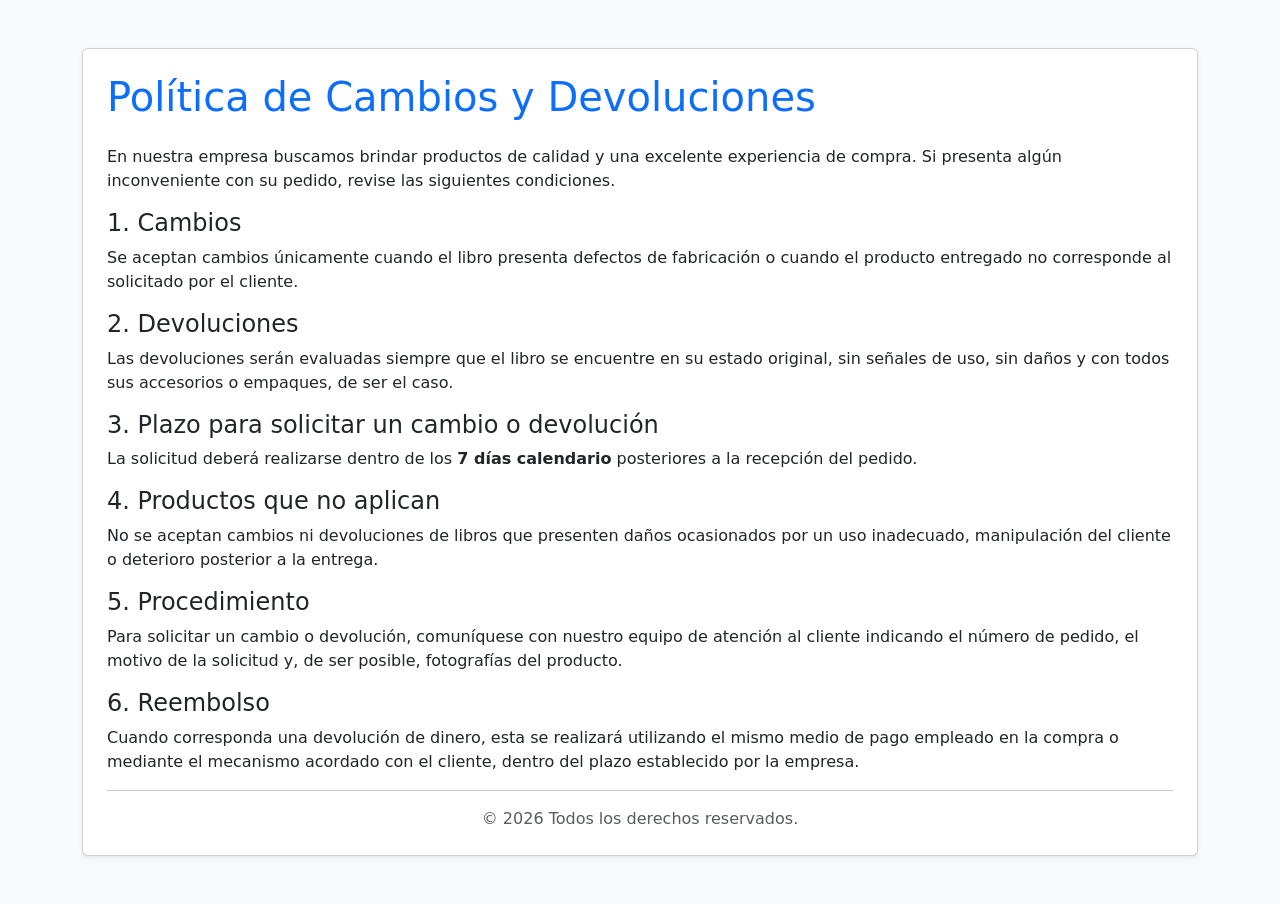
<file: cambio_devoluciones.html>
<!DOCTYPE html>
<html lang="es">
<head>
    <meta charset="UTF-8">
    <meta name="viewport" content="width=device-width, initial-scale=1.0">
    <title>Cambios y Devoluciones</title>

    <!-- Bootstrap 5 -->
    <link href="https://cdn.jsdelivr.net/npm/bootstrap@5.3.7/dist/css/bootstrap.min.css" rel="stylesheet">
</head>
<body class="bg-light">
    <div class="container py-5">
        <div class="card shadow-sm">
            <div class="card-body p-4">
                <h1 class="text-primary mb-4">Política de Cambios y Devoluciones</h1>
                <p>En nuestra empresa buscamos brindar productos de calidad y una excelente experiencia de compra. Si presenta algún inconveniente con su pedido, revise las siguientes condiciones.</p>
                <h4>1. Cambios</h4>
                <p>Se aceptan cambios únicamente cuando el libro presenta defectos de fabricación o cuando el producto entregado no corresponde al solicitado por el cliente.</p>
                <h4>2. Devoluciones</h4>
                <p>Las devoluciones serán evaluadas siempre que el libro se encuentre en su estado original, sin señales de uso, sin daños y con todos sus accesorios o empaques, de ser el caso.</p>
                <h4>3. Plazo para solicitar un cambio o devolución</h4>
                <p>La solicitud deberá realizarse dentro de los <strong>7 días calendario</strong> posteriores a la recepción del pedido.</p>
                <h4>4. Productos que no aplican</h4>
                <p>No se aceptan cambios ni devoluciones de libros que presenten daños ocasionados por un uso inadecuado, manipulación del cliente o deterioro posterior a la entrega.</p>
                <h4>5. Procedimiento</h4>
                <p>Para solicitar un cambio o devolución, comuníquese con nuestro equipo de atención al cliente indicando el número de pedido, el motivo de la solicitud y, de ser posible, fotografías del producto.</p>
                <h4>6. Reembolso</h4>
                <p>Cuando corresponda una devolución de dinero, esta se realizará utilizando el mismo medio de pago empleado en la compra o mediante el mecanismo acordado con el cliente, dentro del plazo establecido por la empresa.</p>
                <hr>
                <p class="text-center text-muted mb-0">© 2026 Todos los derechos reservados.</p>
            </div>
        </div>
    </div>
    <script src="https://cdn.jsdelivr.net/npm/bootstrap@5.3.7/dist/js/bootstrap.bundle.min.js"></script>
</body>
</html>
</file>
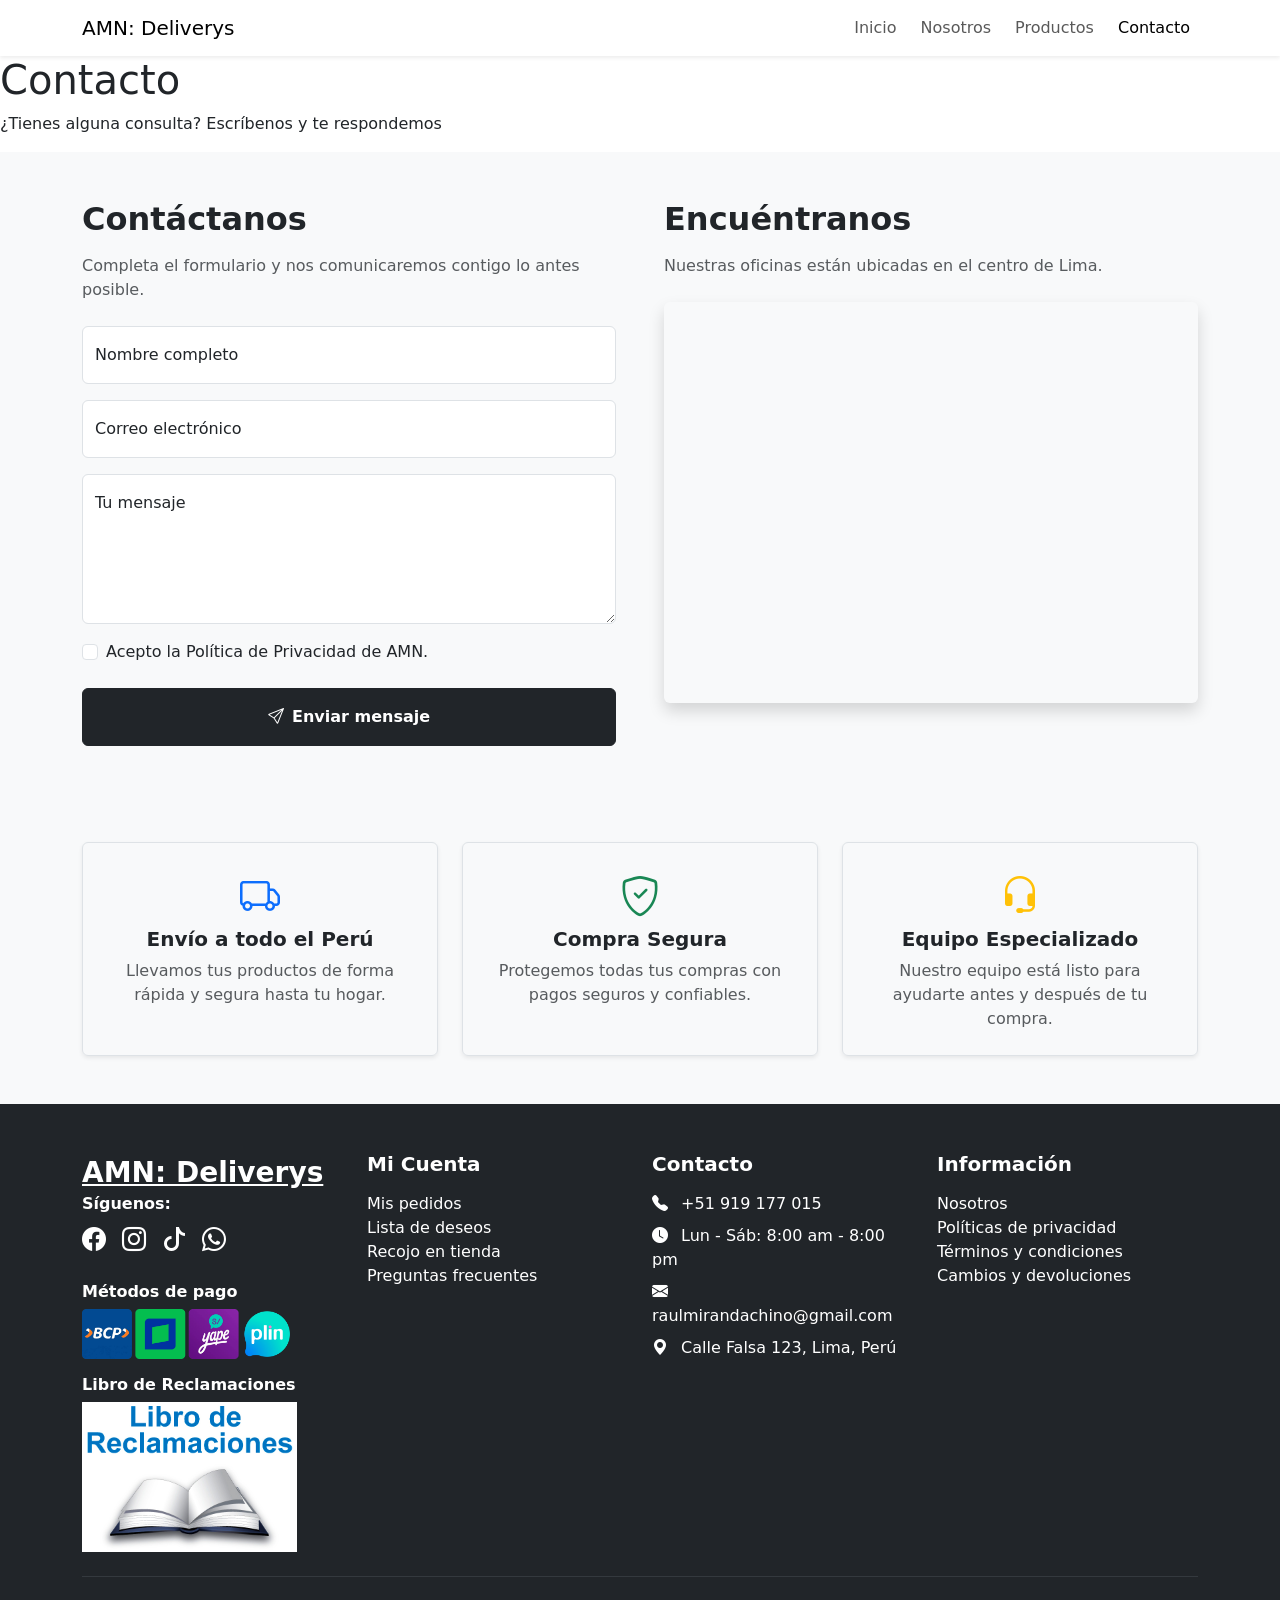
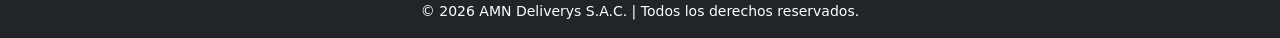
<file: contacto.html>
<!DOCTYPE html>
<html lang="es">
<head>
  <meta charset="UTF-8">
  <meta name="viewport" content="width=device-width, initial-scale=1.0">
  <title>AMN: Deliverys – Novelas, Mangas y Música</title>
  <link rel="icon" type="image/png" href="images/mn.jpg">
  <link href="https://cdn.jsdelivr.net/npm/bootstrap@5.3.3/dist/css/bootstrap.min.css" rel="stylesheet">
  <link href="https://cdn.jsdelivr.net/npm/bootstrap-icons@1.11.3/font/bootstrap-icons.min.css" rel="stylesheet">
  <link rel="stylesheet" href="css/style.css">
</head>
<body>

  <!-- NAVBAR -->
  <nav class="navbar navbar-expand-lg bg-white shadow-sm sticky-top">
    <div class="container">
      <a class="navbar-brand" href="index.html">AMN: Deliverys</a>
      <button class="navbar-toggler" type="button" data-bs-toggle="collapse" data-bs-target="#navMenu">
        <span class="navbar-toggler-icon"></span>
      </button>
      <div class="collapse navbar-collapse" id="navMenu">
        <ul class="navbar-nav ms-auto gap-lg-2">
          <li class="nav-item"><a class="nav-link" href="index.html">Inicio</a></li>
          <li class="nav-item"><a class="nav-link" href="nosotros.html">Nosotros</a></li>
          <li class="nav-item"><a class="nav-link" href="productos.html">Productos</a></li>
          <li class="nav-item"><a class="nav-link active" href="contacto.html">Contacto</a></li>
        </ul>
      </div>
    </div>
  </nav>

  <div class="page-hero">
    <h1>Contacto</h1>
    <p>¿Tienes alguna consulta? Escríbenos y te respondemos</p>
  </div>

  <section class="py-5 bg-light">
    <div class="container">
      <div class="row g-5 align-items-start">
        <div class="col-lg-6">
          <h2 class="fw-bold mb-3">
            Contáctanos
          </h2>
          <p class="text-muted mb-4">
            Completa el formulario y nos comunicaremos contigo lo antes posible.
          </p>
          <form class="needs-validation" novalidate>
            <div class="form-floating mb-3">
              <input type="text" class="form-control" id="nombre" placeholder="Nombre" required>
              <label for="nombre">Nombre completo</label>
              <div class="invalid-feedback">
                Ingresa tu nombre.
              </div>
            </div>
            <div class="form-floating mb-3">
              <input type="email" class="form-control" id="correo" placeholder="Correo" required>
              <label for="correo">Correo electrónico</label>
              <div class="invalid-feedback">
                Ingresa un correo válido.
              </div>
            </div>
            <div class="form-floating mb-3">
              <textarea class="form-control"
                        id="mensaje"
                        placeholder="Mensaje"
                        style="height: 150px"
                        required></textarea>
              <label for="mensaje">Tu mensaje</label>
              <div class="invalid-feedback">
                Escribe tu mensaje.
              </div>
            </div>
            <div class="form-check mb-4">
              <input class="form-check-input"
                    type="checkbox"
                    id="privacidad"
                    required>
              <label class="form-check-label" for="privacidad">
                Acepto la Política de Privacidad de AMN.
              </label>
              <div class="invalid-feedback">
                Debes aceptar la política de privacidad.
              </div>
            </div>
            <button class="btn btn-dark w-100 py-3 fw-bold" type="submit">
              <i class="bi bi-send me-2"></i>Enviar mensaje
            </button>
          </form>
        </div>
          <div class="col-lg-6">
              <h2 class="fw-bold mb-3">
                  Encuéntranos
              </h2>
              <p class="text-muted mb-4">
                  Nuestras oficinas están ubicadas en el centro de Lima.
              </p>
              <div class="ratio ratio-4x3 shadow rounded overflow-hidden">
                  <iframe src="https://www.google.com/maps/embed?pb=!1m18!1m12!1m3!1d3901.4493955619423!2d-77.0228!3d-12.0508!2m3!1f0!2f0!3f0!3m2!1i1024!2i768!4f13.1!3m3!1m2!1s0x9105c8f0b6f9b9f7%3A0x123456789abcdef!2sPlaza%20Italia%2C%20Centro%20de%20Lima!5e0!3m2!1ses!2spe!4v1778813908769!5m2!1ses!2spe" class="map-iframe" allowfullscreen loading="lazy"> </iframe>
              </div>

          </div>

      </div>
    </div>
  </section>
  

  <section class="py-5 bg-light">
    <div class="container">
      <div class="row text-center g-4">
        <div class="col-md-4">
          <div class="p-4 border rounded h-100 shadow-sm">
            <i class="bi bi-truck fs-1 text-primary mb-3"></i>
            <h5 class="fw-bold">Envío a todo el Perú</h5>
            <p class="text-muted mb-0">
              Llevamos tus productos de forma rápida y segura hasta tu hogar.
            </p>
          </div>
        </div>
        <div class="col-md-4">
          <div class="p-4 border rounded h-100 shadow-sm">
            <i class="bi bi-shield-check fs-1 text-success mb-3"></i>
            <h5 class="fw-bold">Compra Segura</h5>
            <p class="text-muted mb-0">
              Protegemos todas tus compras con pagos seguros y confiables.
            </p>
          </div>
        </div>
        <div class="col-md-4">
          <div class="p-4 border rounded h-100 shadow-sm">
            <i class="bi bi-headset fs-1 text-warning mb-3"></i>
            <h5 class="fw-bold">Equipo Especializado</h5>
            <p class="text-muted mb-0">
              Nuestro equipo está listo para ayudarte antes y después de tu compra.
            </p>
          </div>
        </div>
      </div>
    </div>
  </section>

  <!-- MAPA -->


  <footer class="bg-dark text-white pt-5 pb-3">
    <div class="container">
      <div class="row gy-4">
        <div class="col-lg-3 col-md-6">
          <a class="text-white fs-3 fw-bold" href="index.html">AMN: Deliverys</a>
          <h6 class="fw-bold">Síguenos:</h6>
          <div class="d-flex gap-3 mb-4">
            <a href="#" class="text-white fs-4">
              <i class="bi bi-facebook"></i>
            </a>
            <a href="#" class="text-white fs-4">
              <i class="bi bi-instagram"></i>
            </a>
            <a href="#" class="text-white fs-4">
              <i class="bi bi-tiktok"></i>
            </a>
            <a href="#" class="text-white fs-4">
              <i class="bi bi-whatsapp"></i>
            </a>
          </div>
          <h6 class="fw-bold">Métodos de pago</h6>
          <img src="images/metodo_pago.png" class="img-fluid mb-3 bta-pago" alt="Métodos de pago">
          <h6 class="fw-bold">Libro de Reclamaciones</h6>
          <img src="images/libro_reclamacion.jpg" class="bta-libro" alt="Libro de reclamaciones">
        </div>
        <div class="col-lg-3 col-md-6">
          <h5 class="fw-bold mb-3">Mi Cuenta</h5>
          <ul class="list-unstyled">
            <li><a href="#" class="text-white text-decoration-none">Mis pedidos</a></li>
            <li><a href="#" class="text-white text-decoration-none">Lista de deseos</a></li>
            <li><a href="#" class="text-white text-decoration-none">Recojo en tienda</a></li>
            <li><a href="#" class="text-white text-decoration-none">Preguntas frecuentes</a></li>
          </ul>
        </div>
        <div class="col-lg-3 col-md-6">
          <h5 class="fw-bold mb-3">Contacto</h5>
          <ul class="list-unstyled">
            <li class="mb-2">
              <a href="" class="text-decoration-none bta-textb">
                <i class="bi bi-telephone-fill me-2"></i>
                +51 919 177 015
              </a>
            </li>
            <li class="mb-2">
              <a href="" class="text-decoration-none bta-textb">
                <i class="bi bi-clock-fill me-2"></i>
                Lun - Sáb: 8:00 am - 8:00 pm
              </a>
            </li>
            <li class="mb-2">
              <a href="" class="text-decoration-none bta-textb">
                <i class="bi bi-envelope-fill me-2"></i>
                raulmirandachino@gmail.com
              </a>
            </li>
            <li class="mb-2">
              <a href="" class="text-decoration-none bta-textb">
                <i class="bi bi-geo-alt-fill me-2"></i>
                Calle Falsa 123, Lima, Perú
              </a>
            </li>
          </ul>
        </div>
        <div class="col-lg-3 col-md-6">
          <h5 class="fw-bold mb-3">Información</h5>
          <ul class="list-unstyled">
            <li><a href="nosotros.html" class="text-white text-decoration-none">Nosotros</a></li>
            <li><a href="#" class="text-white text-decoration-none">Políticas de privacidad</a></li>
            <li><a href="#" class="text-white text-decoration-none">Términos y condiciones</a></li>
            <li><a href="#" class="text-white text-decoration-none">Cambios y devoluciones</a></li>
          </ul>
        </div>
      </div>
      <hr class="border-secondary my-4">
      <div class="text-center small">
        © 2026 AMN Deliverys S.A.C. | Todos los derechos reservados.
      </div>
    </div>
  </footer>


  <script>
  document.addEventListener("DOMContentLoaded", function () {
    const form = document.querySelector(".needs-validation");
    form.addEventListener("submit", function (event) {
      event.preventDefault();
      if (!form.checkValidity()) {
          event.stopPropagation();
          form.classList.add("was-validated");
          return;
      }
      form.classList.add("was-validated");
      // Aquí haces el envío (AJAX o form.submit())
      alert("Formulario válido.");
      // Si deseas enviarlo normalmente:
      // form.submit();
    });
  });
  </script>



  <script src="https://cdn.jsdelivr.net/npm/bootstrap@5.3.3/dist/js/bootstrap.bundle.min.js"></script>
</body>
</html>
</file>
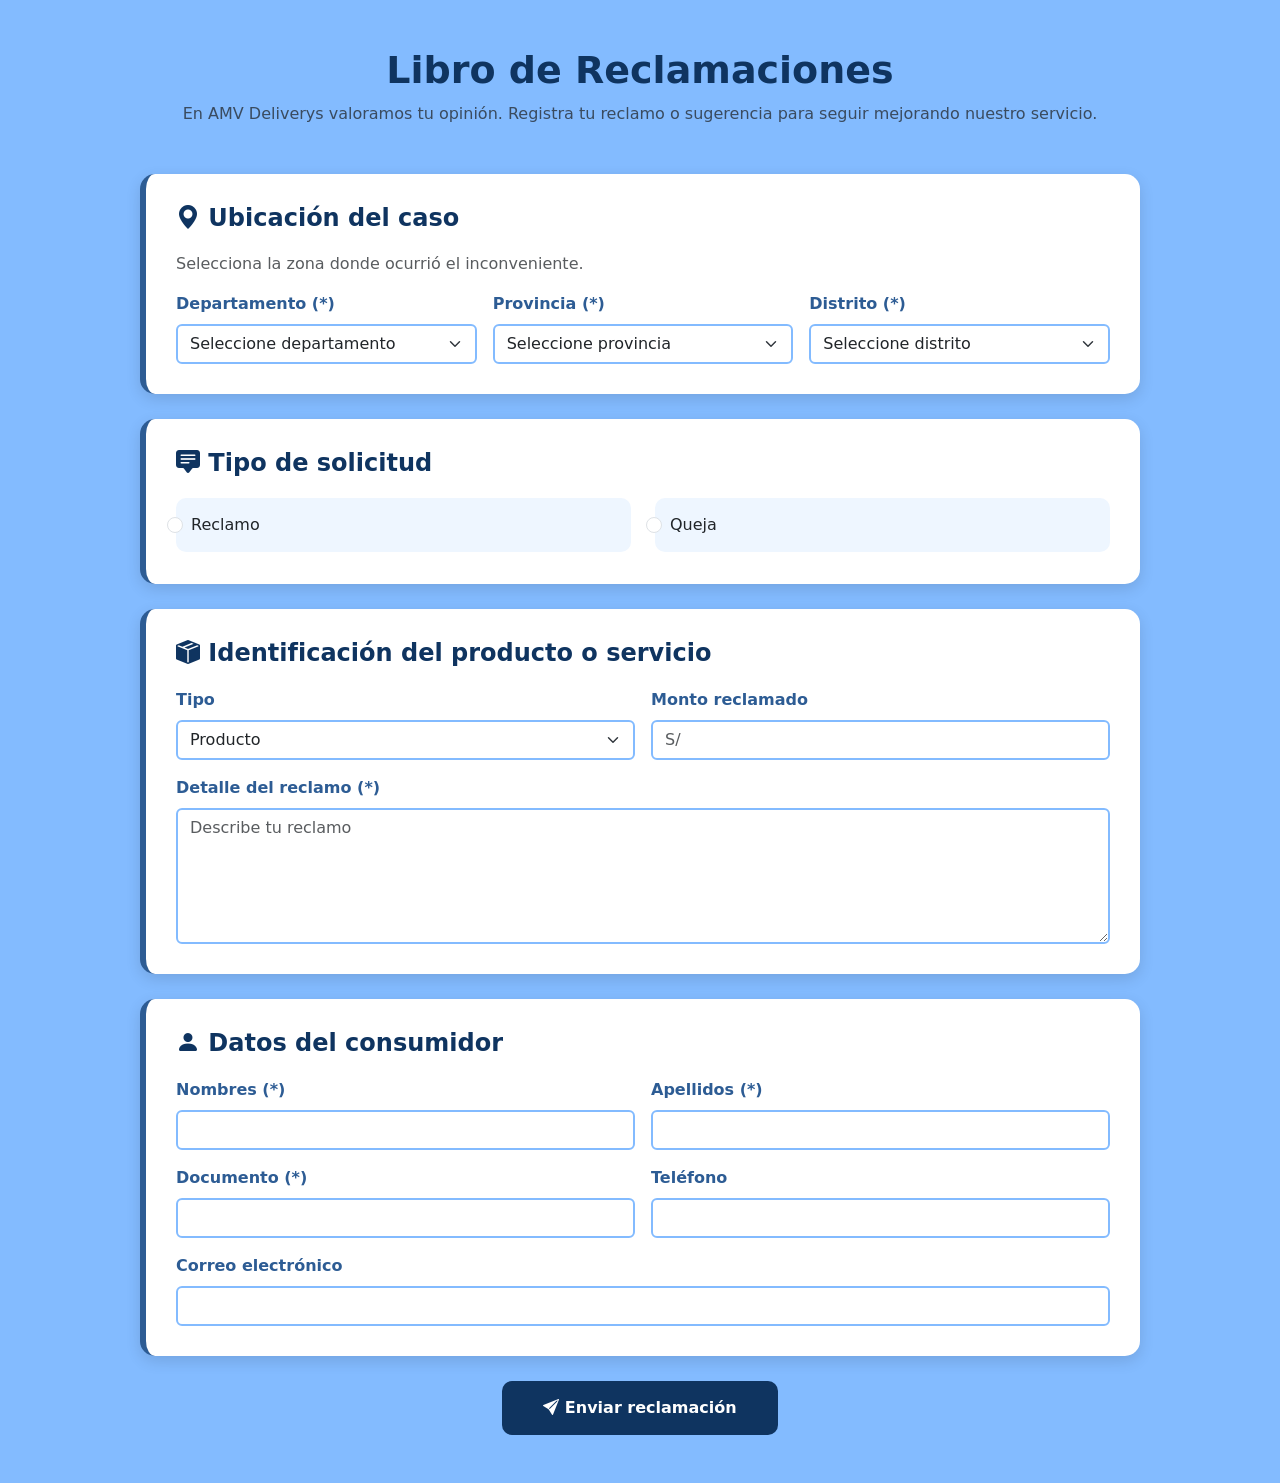
<file: libro-reclamaciones-fija.html>
<!DOCTYPE html>
<html lang="es-PE">
<head>
  <meta charset="UTF-8">
  <meta name="viewport" content="width=device-width, initial-scale=1.0">
  <title>AMN: Deliverys – Novelas, Mangas y Música</title>
  <link rel="icon" type="image/png" href="images/mn.jpg">
  <link href="https://cdn.jsdelivr.net/npm/bootstrap@5.3.3/dist/css/bootstrap.min.css" rel="stylesheet">
  <link href="https://cdn.jsdelivr.net/npm/bootstrap-icons@1.11.3/font/bootstrap-icons.min.css" rel="stylesheet">
  <link rel="stylesheet" href="css/style.css">
</head>

<section class="py-5 bta-reclamo-section">
  <div class="container">
    <div class="text-center mb-5">
      <h2 class="bta-reclamo-title">Libro de Reclamaciones</h2>
      <p class="text-muted">
        En AMV Deliverys valoramos tu opinión. Registra tu reclamo o sugerencia 
        para seguir mejorando nuestro servicio.
      </p>
    </div>
    <form class="bta-reclamo-form">
      <div class="bta-form-card">
        <h4 class="bta-form-title">
          <i class="bi bi-geo-alt-fill"></i>
          Ubicación del caso
        </h4>
        <p class="text-muted">Selecciona la zona donde ocurrió el inconveniente.</p>
        <div class="row g-3">
          <div class="col-md-4">
            <label class="bta-label">Departamento (*)</label>
            <select class="form-select bta-input">
              <option>Seleccione departamento</option>
            </select>
          </div>
          <div class="col-md-4">
            <label class="bta-label">
              Provincia (*)
            </label>
            <select class="form-select bta-input">
              <option>Seleccione provincia</option>
            </select>
          </div>
          <div class="col-md-4">
            <label class="bta-label">
              Distrito (*)
            </label>
            <select class="form-select bta-input">
              <option>Seleccione distrito</option>
            </select>
          </div>
        </div>
      </div>
      <div class="bta-form-card">
        <h4 class="bta-form-title">
          <i class="bi bi-chat-square-text-fill"></i>
          Tipo de solicitud
        </h4>
        <div class="row">
          <div class="col-md-6">
            <div class="form-check bta-radio-box">
              <input class="form-check-input" type="radio" name="tipo">
              <label class="form-check-label">Reclamo</label>
            </div>
          </div>
          <div class="col-md-6">
            <div class="form-check bta-radio-box">
              <input class="form-check-input" type="radio" name="tipo">
              <label class="form-check-label">Queja</label>
            </div>
          </div>
        </div>
      </div>
      <div class="bta-form-card">
        <h4 class="bta-form-title">
          <i class="bi bi-box-seam-fill"></i>
          Identificación del producto o servicio
        </h4>
        <div class="row g-3">
          <div class="col-md-6">
            <label class="bta-label">
              Tipo
            </label>
            <select class="form-select bta-input">
              <option>
                Producto
              </option>
              <option>
                Servicio
              </option>
            </select>
          </div>
          <div class="col-md-6">
            <label class="bta-label">Monto reclamado</label>
            <input type="text" class="form-control bta-input" placeholder="S/">
          </div>
          <div class="col-12">
            <label class="bta-label">Detalle del reclamo (*)</label>
            <textarea class="form-control bta-input" rows="5" placeholder="Describe tu reclamo"></textarea>
          </div>
        </div>
      </div>
      <div class="bta-form-card">
        <h4 class="bta-form-title">
          <i class="bi bi-person-fill"></i>
          Datos del consumidor
        </h4>
        <div class="row g-3">
          <div class="col-md-6">
            <label class="bta-label">Nombres (*)</label>
            <input type="text" class="form-control bta-input">
          </div>
          <div class="col-md-6">
            <label class="bta-label"> Apellidos (*)</label>
            <input type="text" class="form-control bta-input">
          </div>
          <div class="col-md-6">
            <label class="bta-label">Documento (*)</label>
            <input type="text"class="form-control bta-input">
          </div>
          <div class="col-md-6">
            <label class="bta-label">Teléfono</label>
            <input type="text"class="form-control bta-input">
          </div>
          <div class="col-12">
            <label class="bta-label">Correo electrónico</label>
            <input type="email" class="form-control bta-input">
          </div>
        </div>
      </div>
      <div class="text-center">
        <button class="btn bta-btn-send">
          <i class="bi bi-send-fill"></i>
          Enviar reclamación
        </button>
      </div>
    </form>
  </div>
</section>
</file>
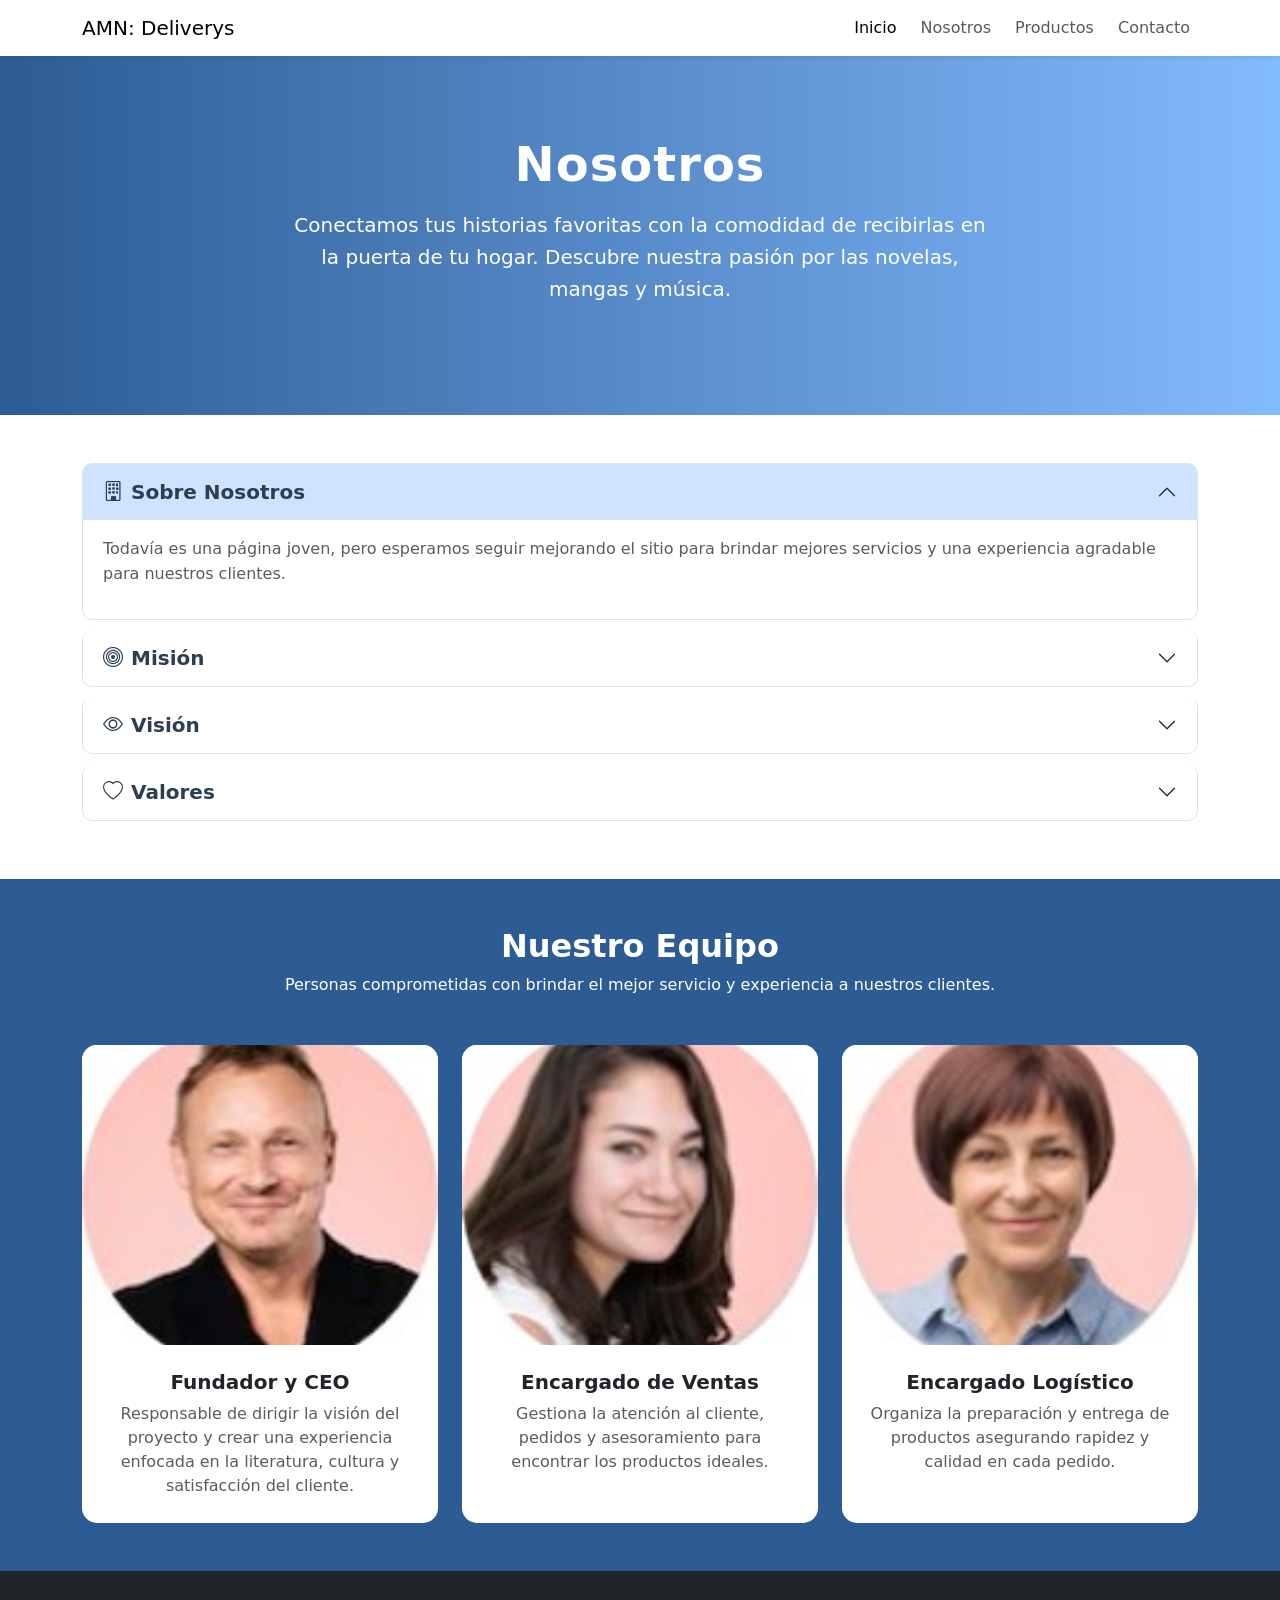
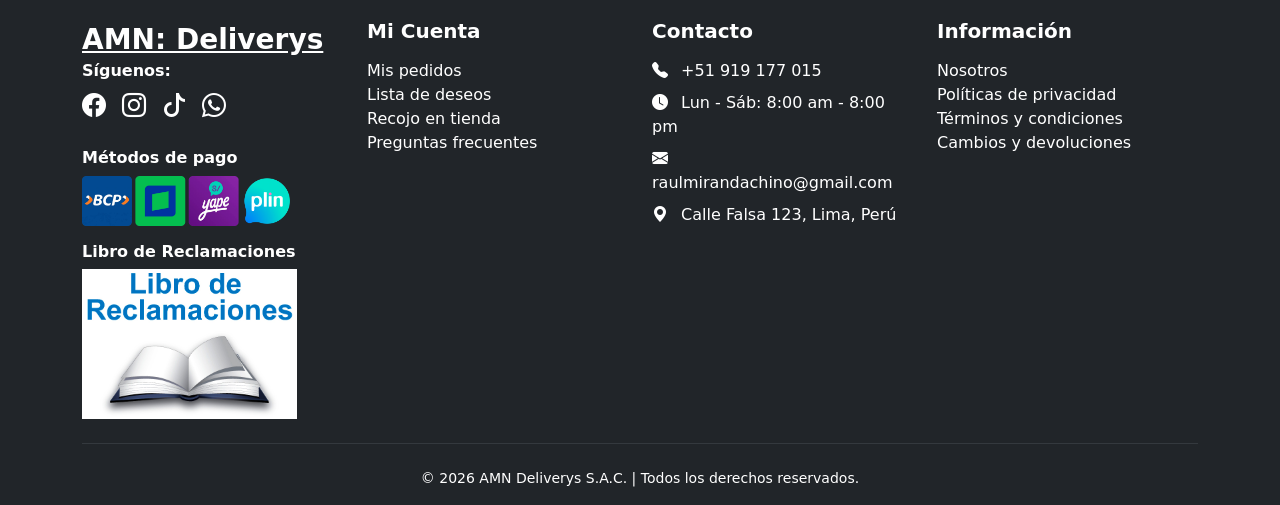
<file: nosotros.html>
<!DOCTYPE html>
<html lang="es-PE">
<head>
  <meta charset="UTF-8">
  <meta name="viewport" content="width=device-width, initial-scale=1.0">
  <title>AMN: Deliverys – Novelas, Mangas y Música</title>
  <link rel="icon" type="image/png" href="images/mn.jpg">
  <link href="https://cdn.jsdelivr.net/npm/bootstrap@5.3.3/dist/css/bootstrap.min.css" rel="stylesheet">
  <link href="https://cdn.jsdelivr.net/npm/bootstrap-icons@1.11.3/font/bootstrap-icons.min.css" rel="stylesheet">
  <link rel="stylesheet" href="css/style.css">
</head>
<body>
  <nav class="navbar navbar-expand-lg bg-white shadow-sm sticky-top">
    <div class="container">
      <a class="navbar-brand" href="index.html">AMN: Deliverys</a>
      <button class="navbar-toggler" type="button" data-bs-toggle="collapse" data-bs-target="#navMenu">
        <span class="navbar-toggler-icon"></span>
      </button>
      <div class="collapse navbar-collapse" id="navMenu">
        <ul class="navbar-nav ms-auto gap-lg-2">
          <li class="nav-item"><a class="nav-link active" href="index.html">Inicio</a></li>
          <li class="nav-item"><a class="nav-link" href="nosotros.html">Nosotros</a></li>
          <li class="nav-item"><a class="nav-link" href="productos.html">Productos</a></li>
          <li class="nav-item"><a class="nav-link" href="contacto.html">Contacto</a></li>
        </ul>
      </div>
    </div>
  </nav>

  <section class="bta-page-hero">
    <div class="bta-hero-content">
      <h1>Nosotros</h1>
      <p>
        Conectamos tus historias favoritas con la comodidad de recibirlas en la puerta de tu hogar.
        Descubre nuestra pasión por las novelas, mangas y música.
      </p>
    </div>
  </section>

  <section class="py-5 bg-white">
    <div class="container">
      <div class="accordion bta-accordion" id="btaAccordionNosotros">
        <div class="accordion-item">
          <h2 class="accordion-header">
            <button class="accordion-button" type="button" data-bs-toggle="collapse" 
              data-bs-target="#btaNosotros" aria-expanded="true" aria-controls="btaNosotros">
              <i class="bi bi-building me-2"></i> Sobre Nosotros
            </button>
          </h2>
          <div id="btaNosotros" class="accordion-collapse collapse show" 
            data-bs-parent="#btaAccordionNosotros">
            <div class="accordion-body">
              <p class="text-muted">
                Todavía es una página joven, pero esperamos seguir mejorando el sitio 
                para brindar mejores servicios y una experiencia agradable para nuestros clientes.
              </p>
            </div>
          </div>
        </div>
        <div class="accordion-item">
          <h2 class="accordion-header">
            <button class="accordion-button collapsed" type="button" data-bs-toggle="collapse" 
              data-bs-target="#btaMision" aria-expanded="false" aria-controls="btaMision">
              <i class="bi bi-bullseye me-2"></i> Misión
            </button>
          </h2>
          <div id="btaMision" class="accordion-collapse collapse" 
            data-bs-parent="#btaAccordionNosotros">
            <div class="accordion-body">
              <p class="text-muted">
                Un sitio web creado para entregar un espacio donde la literatura, 
                las historias y la cultura se encuentren.
              </p>
            </div>
          </div>
        </div>
        <div class="accordion-item">
          <h2 class="accordion-header">
            <button class="accordion-button collapsed" type="button" data-bs-toggle="collapse" 
              data-bs-target="#btaVision" aria-expanded="false" aria-controls="btaVision">
              <i class="bi bi-eye me-2"></i> Visión
            </button>
          </h2>
          <div id="btaVision" class="accordion-collapse collapse" 
            data-bs-parent="#btaAccordionNosotros">
            <div class="accordion-body">
              <p class="text-muted">
                Esperamos que esta página crezca y pueda ser de ayuda para nuestros usuarios 
                mientras continúa en constante desarrollo.
              </p>
            </div>
          </div>
        </div>
        <div class="accordion-item">
          <h2 class="accordion-header">
            <button class="accordion-button collapsed" type="button" data-bs-toggle="collapse" 
              data-bs-target="#btaValores" aria-expanded="false" aria-controls="btaValores">
              <i class="bi bi-heart me-2"></i> Valores
            </button>
          </h2>
          <div id="btaValores" class="accordion-collapse collapse" 
            data-bs-parent="#btaAccordionNosotros">
            <div class="accordion-body">
              <div class="mb-3">
                <h6 class="fw-bold">
                  <i class="bi bi-clock-history me-2"></i>
                  Respeto por la historia
                </h6>
                <p class="text-muted small">
                  Honramos el conocimiento y la cultura que nos precede.
                </p>
              </div>
              <div class="mb-3">
                <h6 class="fw-bold">
                  <i class="bi bi-book me-2"></i>
                  Compromiso con novelas y culturas
                </h6>
                <p class="text-muted small">
                  Fomentamos la lectura y la apreciación cultural.
                </p>
              </div>
              <div class="mb-3">
                <h6 class="fw-bold">
                  <i class="bi bi-stars me-2"></i>
                  Calidad
                </h6>
                <p class="text-muted small">
                  Nuestros productos tienen la mejor calidad.
                </p>
              </div>
              <div>
                <h6 class="fw-bold">
                  <i class="bi bi-unlock me-2"></i>
                  Acceso abierto al conocimiento
                </h6>
                <p class="text-muted small">
                  Creemos que la literatura debe ser accesible para todos.
                </p>
              </div>
            </div>
          </div>
        </div>
      </div>
    </div>
  </section>

  <section class="py-5 bta-team-section">
    <div class="container">

      <div class="text-center mb-5">
        <h2 class="fw-bold bta-team-title bta-textb">
          Nuestro Equipo
        </h2>
        <p class="bta-textb">
          Personas comprometidas con brindar el mejor servicio y experiencia a nuestros clientes.
        </p>
      </div>

      <div class="row row-cols-1 row-cols-md-3 g-4">

        <!-- Fundador -->
        <div class="col">
          <div class="card h-100 bta-team-card">

            <img src="images/rostro1.jpg" 
              class="card-img-top bta-photo-equipo" 
              alt="Imagen del fundador">

            <div class="card-body text-center">
              <h5 class="card-title fw-bold">
                Fundador y CEO
              </h5>

              <p class="card-text text-muted">
                Responsable de dirigir la visión del proyecto y crear una experiencia 
                enfocada en la literatura, cultura y satisfacción del cliente.
              </p>
            </div>

          </div>
        </div>


        <!-- Ventas -->
        <div class="col">
          <div class="card h-100 bta-team-card">

            <img src="images/rostro2.jpg" 
              class="card-img-top bta-photo-equipo" 
              alt="Imagen del encargado de ventas">

            <div class="card-body text-center">
              <h5 class="card-title fw-bold">
                Encargado de Ventas
              </h5>

              <p class="card-text text-muted">
                Gestiona la atención al cliente, pedidos y asesoramiento para 
                encontrar los productos ideales.
              </p>
            </div>

          </div>
        </div>


        <!-- Logística -->
        <div class="col">
          <div class="card h-100 bta-team-card">

            <img src="images/rostro3.jpg" 
              class="card-img-top bta-photo-equipo" 
              alt="Imagen del encargado logístico">

            <div class="card-body text-center">
              <h5 class="card-title fw-bold">
                Encargado Logístico
              </h5>

              <p class="card-text text-muted">
                Organiza la preparación y entrega de productos asegurando 
                rapidez y calidad en cada pedido.
              </p>
            </div>

          </div>
        </div>

      </div>

    </div>
  </section>

  <footer class="bg-dark text-white pt-5 pb-3">
    <div class="container">
      <div class="row gy-4">
        <div class="col-lg-3 col-md-6">
          <a class="text-white fs-3 fw-bold" href="index.html">AMN: Deliverys</a>
          <h6 class="fw-bold">Síguenos:</h6>
          <div class="d-flex gap-3 mb-4">
            <a href="#" class="text-white fs-4">
              <i class="bi bi-facebook"></i>
            </a>
            <a href="#" class="text-white fs-4">
              <i class="bi bi-instagram"></i>
            </a>
            <a href="#" class="text-white fs-4">
              <i class="bi bi-tiktok"></i>
            </a>
            <a href="#" class="text-white fs-4">
              <i class="bi bi-whatsapp"></i>
            </a>
          </div>
          <h6 class="fw-bold">Métodos de pago</h6>
          <img src="images/metodo_pago.png" class="img-fluid mb-3 bta-pago" alt="Métodos de pago">
          <h6 class="fw-bold">Libro de Reclamaciones</h6>
          <img src="images/libro_reclamacion.jpg" class="bta-libro" alt="Libro de reclamaciones">
        </div>
        <div class="col-lg-3 col-md-6">
          <h5 class="fw-bold mb-3">Mi Cuenta</h5>
          <ul class="list-unstyled">
            <li><a href="#" class="text-white text-decoration-none">Mis pedidos</a></li>
            <li><a href="#" class="text-white text-decoration-none">Lista de deseos</a></li>
            <li><a href="#" class="text-white text-decoration-none">Recojo en tienda</a></li>
            <li><a href="#" class="text-white text-decoration-none">Preguntas frecuentes</a></li>
          </ul>
        </div>
        <div class="col-lg-3 col-md-6">
          <h5 class="fw-bold mb-3">Contacto</h5>
          <ul class="list-unstyled">
            <li class="mb-2">
              <a href="" class="text-decoration-none bta-textb">
                <i class="bi bi-telephone-fill me-2"></i>
                +51 919 177 015
              </a>
            </li>
            <li class="mb-2">
              <a href="" class="text-decoration-none bta-textb">
                <i class="bi bi-clock-fill me-2"></i>
                Lun - Sáb: 8:00 am - 8:00 pm
              </a>
            </li>
            <li class="mb-2">
              <a href="" class="text-decoration-none bta-textb">
                <i class="bi bi-envelope-fill me-2"></i>
                raulmirandachino@gmail.com
              </a>
            </li>
            <li class="mb-2">
              <a href="" class="text-decoration-none bta-textb">
                <i class="bi bi-geo-alt-fill me-2"></i>
                Calle Falsa 123, Lima, Perú
              </a>
            </li>
          </ul>
        </div>
        <div class="col-lg-3 col-md-6">
          <h5 class="fw-bold mb-3">Información</h5>
          <ul class="list-unstyled">
            <li><a href="nosotros.html" class="text-white text-decoration-none">Nosotros</a></li>
            <li><a href="#" class="text-white text-decoration-none">Políticas de privacidad</a></li>
            <li><a href="#" class="text-white text-decoration-none">Términos y condiciones</a></li>
            <li><a href="#" class="text-white text-decoration-none">Cambios y devoluciones</a></li>
          </ul>
        </div>
      </div>
      <hr class="border-secondary my-4">
      <div class="text-center small">
        © 2026 AMN Deliverys S.A.C. | Todos los derechos reservados.
      </div>
    </div>
  </footer>
  <script src="https://cdn.jsdelivr.net/npm/bootstrap@5.3.3/dist/js/bootstrap.bundle.min.js"></script>

  
</body>
</html>
</file>
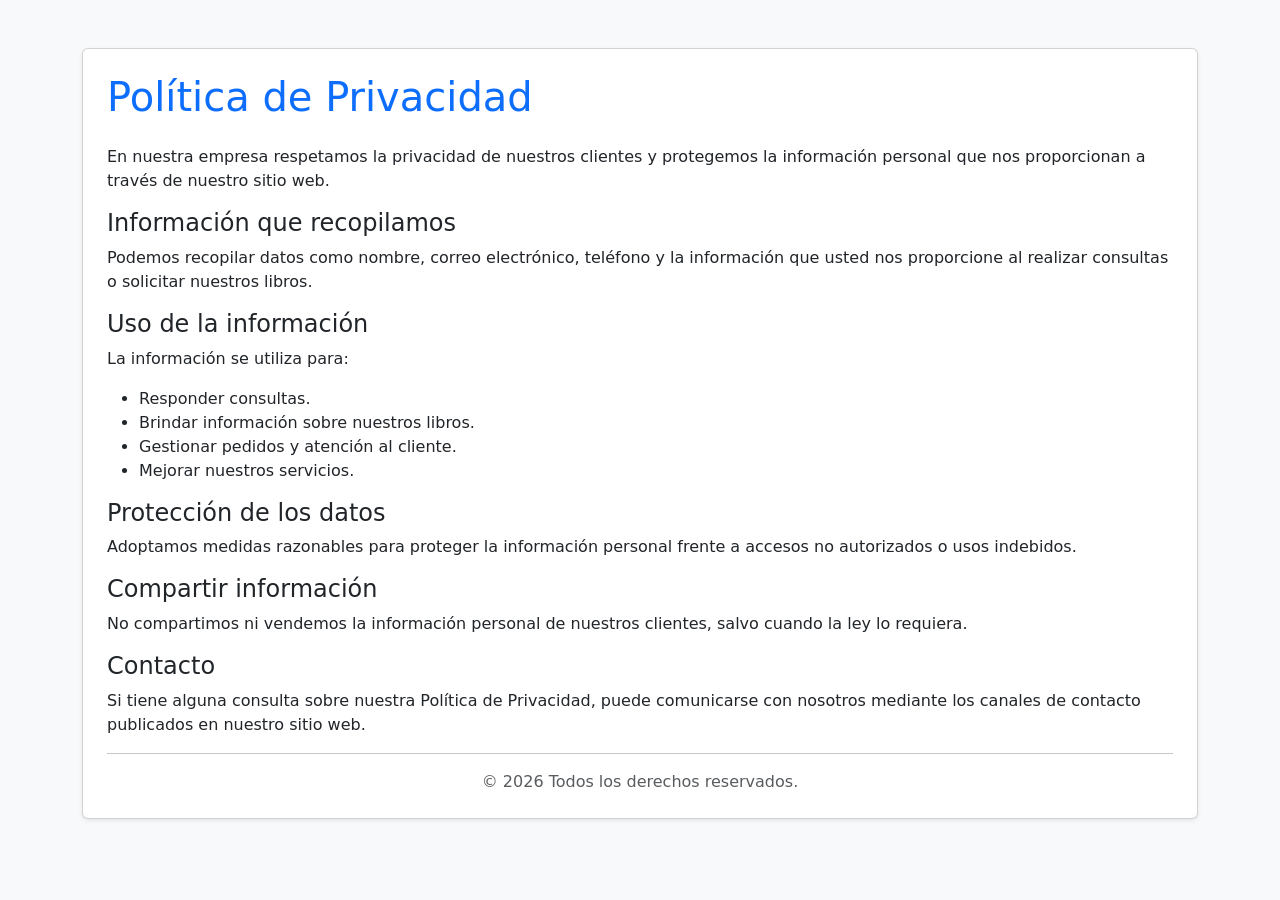
<file: politica.html>
<!DOCTYPE html>
<html lang="es">
<head>
    <meta charset="UTF-8">
    <meta name="viewport" content="width=device-width, initial-scale=1.0">
    <title>Política de Privacidad</title>

    <!-- Bootstrap 5 -->
    <link href="https://cdn.jsdelivr.net/npm/bootstrap@5.3.7/dist/css/bootstrap.min.css" rel="stylesheet">
</head>
<body class="bg-light">
    <div class="container py-5">
        <div class="card shadow-sm">
            <div class="card-body p-4">
                <h1 class="text-primary mb-4">Política de Privacidad</h1>
                <p>
                    En nuestra empresa respetamos la privacidad de nuestros clientes y protegemos
                    la información personal que nos proporcionan a través de nuestro sitio web.
                </p>
                <h4>Información que recopilamos</h4>
                <p>
                    Podemos recopilar datos como nombre, correo electrónico, teléfono y la información
                    que usted nos proporcione al realizar consultas o solicitar nuestros libros.
                </p>
                <h4>Uso de la información</h4>
                <p>La información se utiliza para:</p>
                <ul>
                    <li>Responder consultas.</li>
                    <li>Brindar información sobre nuestros libros.</li>
                    <li>Gestionar pedidos y atención al cliente.</li>
                    <li>Mejorar nuestros servicios.</li>
                </ul>
                <h4>Protección de los datos</h4>
                <p>
                    Adoptamos medidas razonables para proteger la información personal frente a accesos
                    no autorizados o usos indebidos.
                </p>
                <h4>Compartir información</h4>
                <p>
                    No compartimos ni vendemos la información personal de nuestros clientes, salvo cuando
                    la ley lo requiera.
                </p>
                <h4>Contacto</h4>
                <p>
                    Si tiene alguna consulta sobre nuestra Política de Privacidad, puede comunicarse con
                    nosotros mediante los canales de contacto publicados en nuestro sitio web.
                </p>
                <hr>
                <p class="text-center text-muted mb-0">
                    © 2026 Todos los derechos reservados.
                </p>
            </div>
        </div>
    </div>

    <script src="https://cdn.jsdelivr.net/npm/bootstrap@5.3.7/dist/js/bootstrap.bundle.min.js"></script>

</body>
</html>
</file>
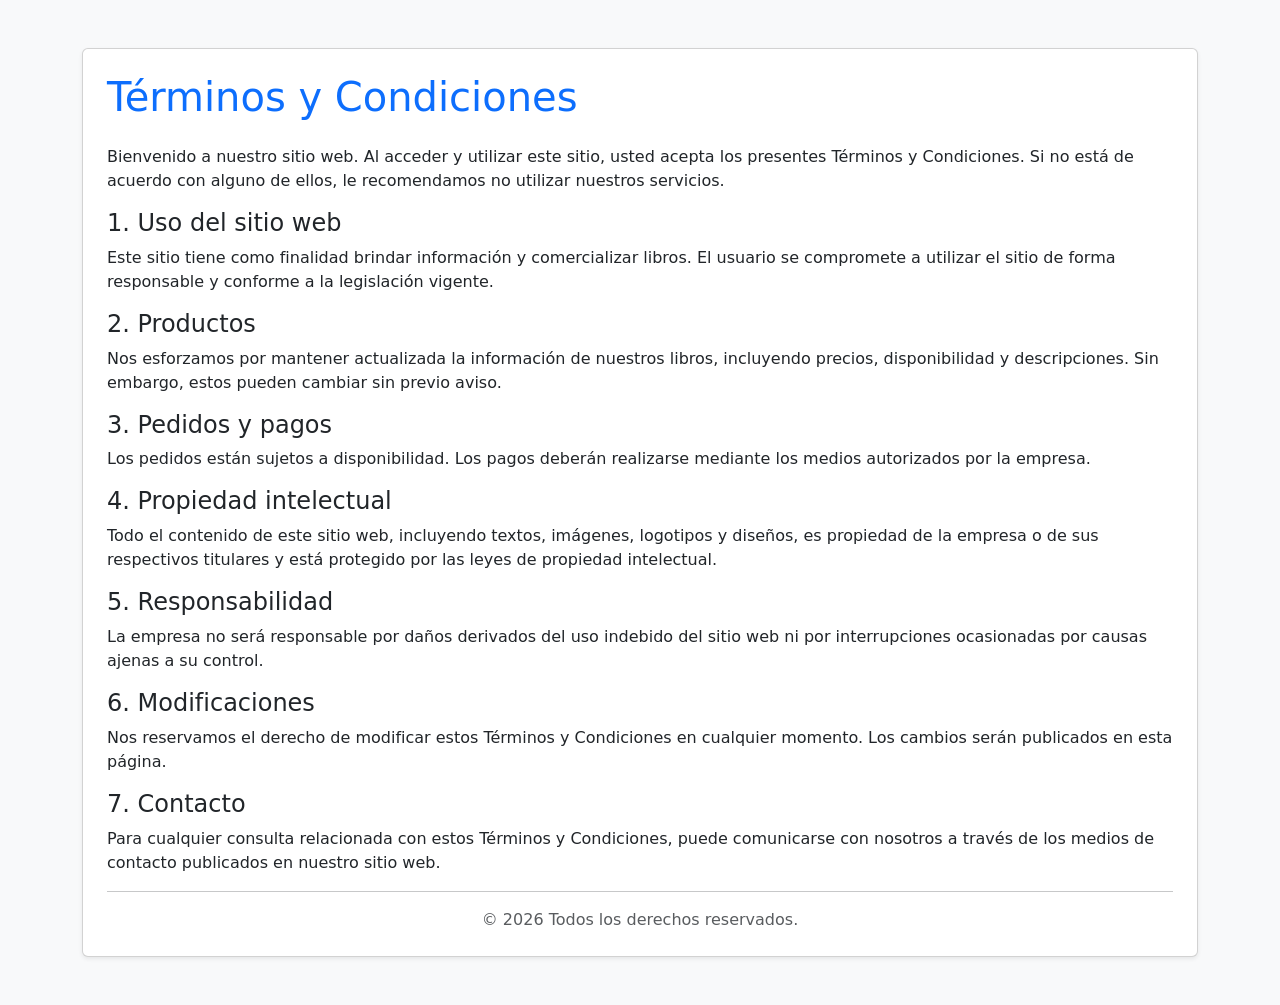
<file: terminos.html>
<!DOCTYPE html>
<html lang="es">
<head>
    <meta charset="UTF-8">
    <meta name="viewport" content="width=device-width, initial-scale=1.0">
    <title>Términos y Condiciones</title>

    <!-- Bootstrap 5 -->
    <link href="https://cdn.jsdelivr.net/npm/bootstrap@5.3.7/dist/css/bootstrap.min.css" rel="stylesheet">
</head>
<body class="bg-light">

    <div class="container py-5">
        <div class="card shadow-sm">
            <div class="card-body p-4">
                <h1 class="text-primary mb-4">Términos y Condiciones</h1>
                <p>
                    Bienvenido a nuestro sitio web. Al acceder y utilizar este sitio, usted acepta los presentes
                    Términos y Condiciones. Si no está de acuerdo con alguno de ellos, le recomendamos no utilizar
                    nuestros servicios.
                </p>
                <h4>1. Uso del sitio web</h4>
                <p>
                    Este sitio tiene como finalidad brindar información y comercializar libros. El usuario se compromete
                    a utilizar el sitio de forma responsable y conforme a la legislación vigente.
                </p>
                <h4>2. Productos</h4>
                <p>
                    Nos esforzamos por mantener actualizada la información de nuestros libros, incluyendo precios,
                    disponibilidad y descripciones. Sin embargo, estos pueden cambiar sin previo aviso.
                </p>
                <h4>3. Pedidos y pagos</h4>
                <p>
                    Los pedidos están sujetos a disponibilidad. Los pagos deberán realizarse mediante los medios
                    autorizados por la empresa.
                </p>
                <h4>4. Propiedad intelectual</h4>
                <p>
                    Todo el contenido de este sitio web, incluyendo textos, imágenes, logotipos y diseños,
                    es propiedad de la empresa o de sus respectivos titulares y está protegido por las leyes
                    de propiedad intelectual.
                </p>
                <h4>5. Responsabilidad</h4>
                <p>
                    La empresa no será responsable por daños derivados del uso indebido del sitio web ni por
                    interrupciones ocasionadas por causas ajenas a su control.
                </p>
                <h4>6. Modificaciones</h4>
                <p>
                    Nos reservamos el derecho de modificar estos Términos y Condiciones en cualquier momento.
                    Los cambios serán publicados en esta página.
                </p>
                <h4>7. Contacto</h4>
                <p>
                    Para cualquier consulta relacionada con estos Términos y Condiciones, puede comunicarse con
                    nosotros a través de los medios de contacto publicados en nuestro sitio web.
                </p>
                <hr>
                <p class="text-center text-muted mb-0">© 2026 Todos los derechos reservados.</p>
            </div>
        </div>
    </div>
    <script src="https://cdn.jsdelivr.net/npm/bootstrap@5.3.7/dist/js/bootstrap.bundle.min.js"></script>
</body>
</html>
</file>
<file: css/style.css>
.bta-design{
  color: black;
  background-color: white;
  border-radius: 15px;
}

.bta-button{
  width: 50px;
  height: 50px;
  color: white;
  background-color: #0f3460;
  border-radius: 50px;
}

.bta-bg{
  background-color: #83bbff;
  height: 450px;
}

.bta-imagebg{
  height: 450px;
}

.bta-bgsection{
  background: linear-gradient(to right, #2d5c94, #83bbff);
}

.bta-textb{
  color: white;
}

.bta-imagsize{
  height: 10px;
}

.bta-pago{
  height: 50px;
}

.bta-libro{
  height: 150px;
}

.bwta-photo-equip{
  width: 250px;
}

.bta-page-hero {
  background: linear-gradient(to right, #2d5c94, #83bbff);
  color: white;
  padding: 80px 20px;
  text-align: center;
}

.bta-hero-content {
  max-width: 800px;
  margin: 0 auto;
}

.bta-page-hero h1 {
  font-size: 48px;
  font-weight: 700;
  margin-bottom: 15px;
  letter-spacing: 1px;
}

.bta-page-hero p {
  font-size: 20px;
  line-height: 1.6;
  margin: 0 auto 30px;
  max-width: 700px;
}

.bta-accordion .accordion-button {
  font-size: 20px;
  font-weight: bold;
  color: #2c3e50;
}

.bta-accordion .accordion-body {
  font-size: 16px;
  line-height: 1.6;
}

.bta-accordion .accordion-item {
  margin-bottom: 10px;
  border-radius: 10px;
  overflow: hidden;

}



.bta-team-section {
  background-color: #2d5c94;
}

.bta-team-card {
  border: none;
  border-radius: 15px;
  overflow: hidden;
  background-color: #ffffff;
}

.bta-photo-equipo {
  width: 100%;
  height: 300px;
  object-fit: cover;
}

.bta-team-card .card-body {
  padding: 25px;
}






.bta-product-section {
  background-color: #ffffff;
}

.bta-product-title {
  color: #2c3e50;
  font-size: 36px;
}

.bta-product-card {
  border: none;
  border-radius: 15px;
  overflow: hidden;
  background-color: #ffffff;
  box-shadow: 0 5px 15px rgba(0,0,0,0.10);
}

.bta-product-image {
  height: 300px;
  object-fit: cover;
}

.bta-product-price {
  color: #83bbff;
  font-size: 22px;
}

.bta-btn-product {
  background-color: #83bbff;
  color: #ffffff;
  font-weight: bold;
  padding: 12px;
  border-radius: 8px;
}









.bta-reclamo-section {
  background-color: #83bbff;
}


.bta-reclamo-title {
  color: #0f3460;
  font-size: 38px;
  font-weight: 700;
}



.bta-reclamo-form {
  max-width: 1000px;
  margin: auto;
}



.bta-form-card {

  background-color: #ffffff;

  padding: 30px;

  margin-bottom: 25px;

  border-radius: 15px;

  border-left: 6px solid #2d5c94;

  box-shadow: 0 5px 15px rgba(0,0,0,0.12);

}



.bta-form-title {

  color:#0f3460;

  font-weight:700;

  margin-bottom:20px;

}



.bta-label {

  color:#2d5c94;

  font-weight:600;

  margin-bottom:8px;

}



.bta-input {

  border:2px solid #83bbff;

}



.bta-radio-box {

  background:#eef6ff;

  padding:15px;

  border-radius:10px;

}



.bta-btn-send {

  background-color:#0f3460;

  color:#ffffff;

  padding:14px 40px;

  font-weight:bold;

  border-radius:10px;

}
</file>
